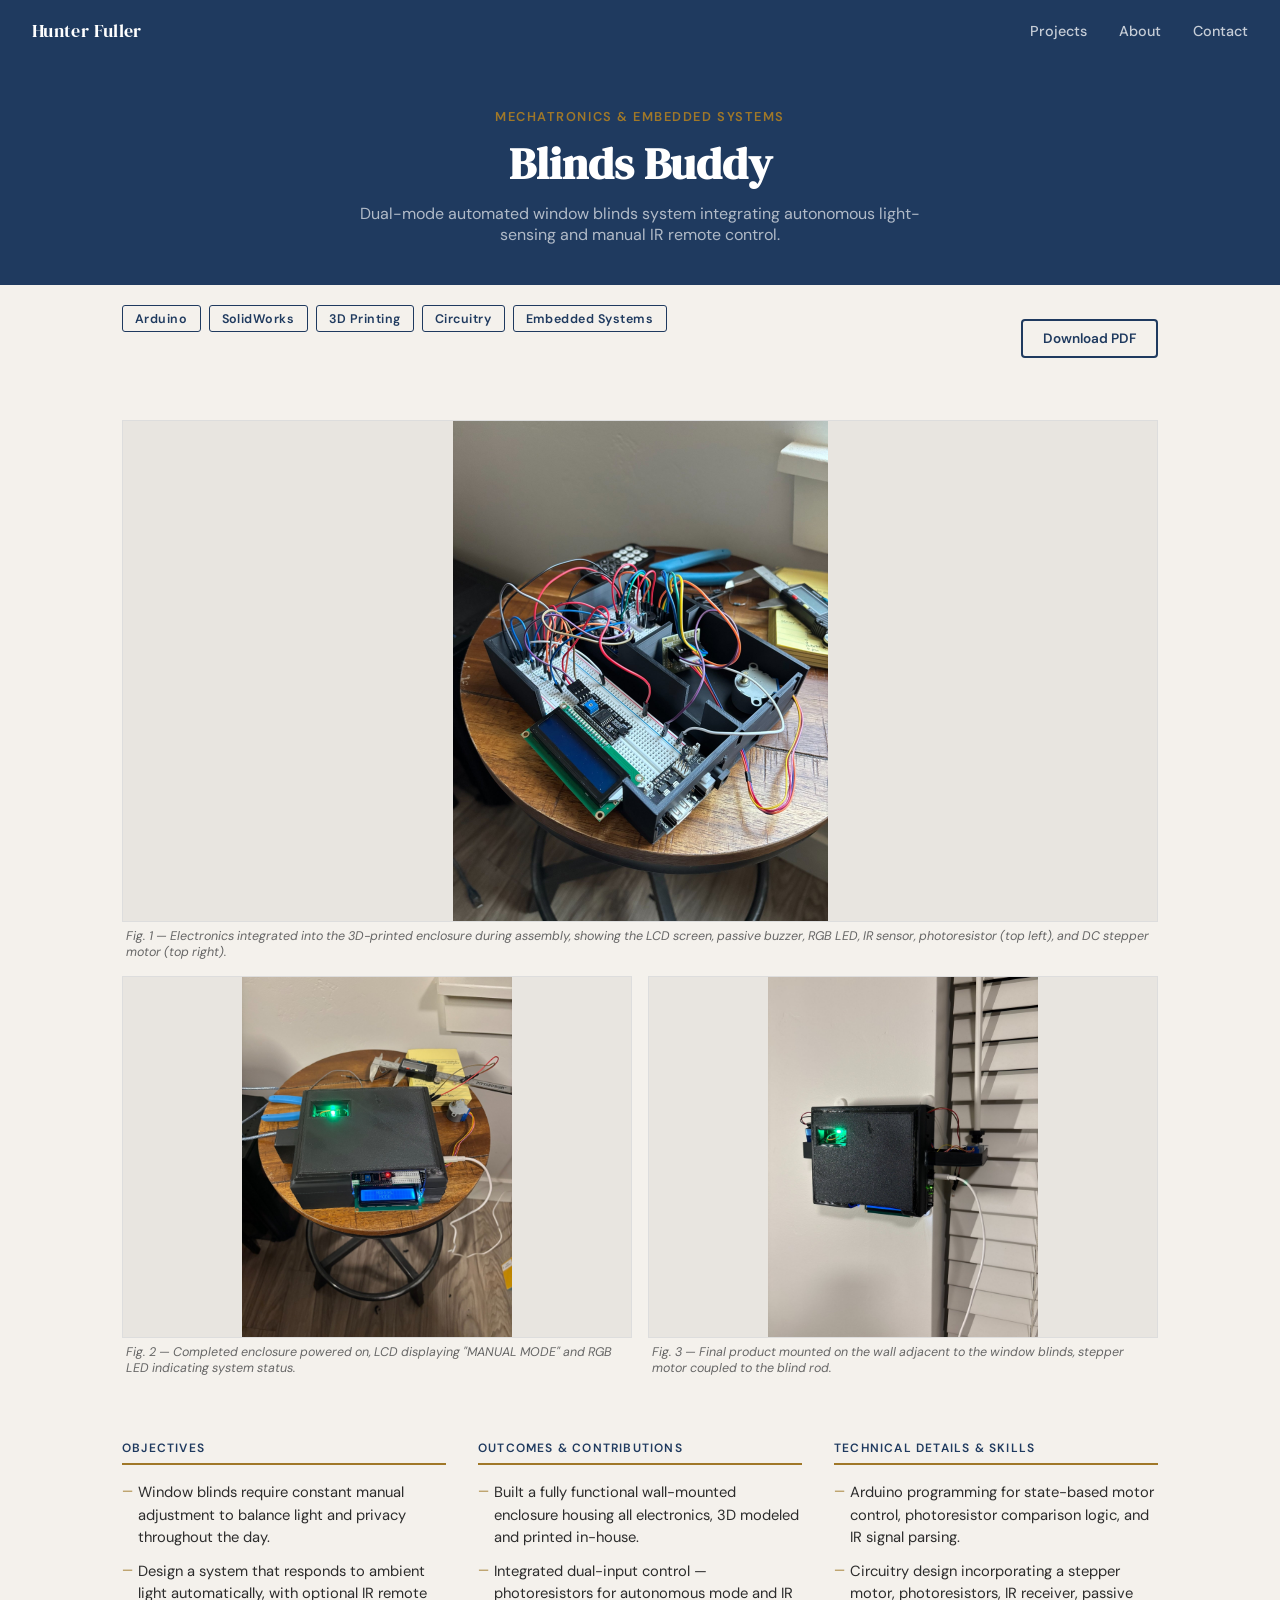
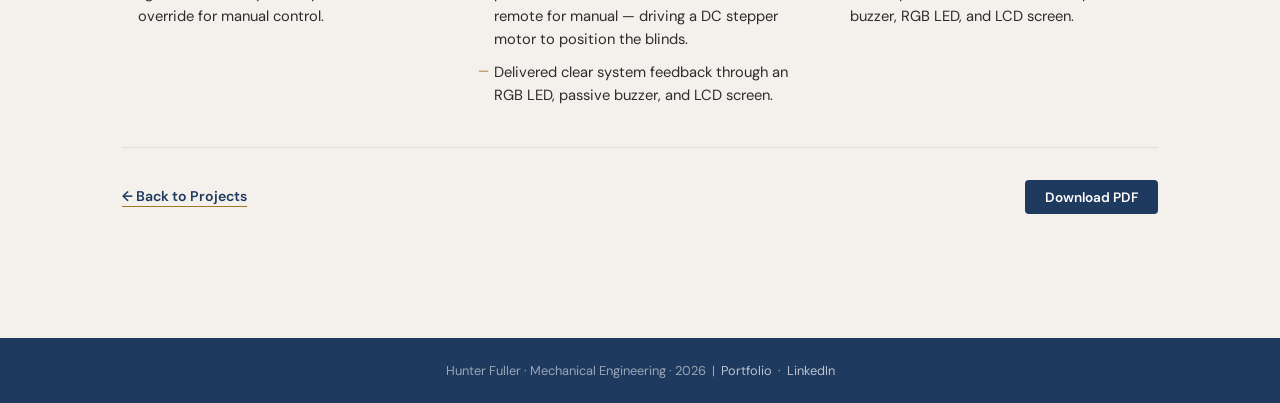
<file: projects/BlindsBuddy.html>
<!DOCTYPE html>
<html lang="en">
<head>
  <meta charset="UTF-8" />
  <meta name="viewport" content="width=device-width, initial-scale=1.0" />
  <title>Blinds Buddy | Hunter Fuller</title>
  <link rel="preconnect" href="https://fonts.googleapis.com" />
  <link rel="preconnect" href="https://fonts.gstatic.com" crossorigin />
  <link href="https://fonts.googleapis.com/css2?family=DM+Serif+Display&family=DM+Sans:wght@300;400;500;600&display=swap" rel="stylesheet" />
  <style>
    :root {
      --navy: #1f3a5f;
      --gold: #a07828;
      --parchment: #f4f1ec;
      --text: #2c2c2c;
      --muted: #666;
      --light-border: #ddd;
    }
    * { box-sizing: border-box; margin: 0; padding: 0; }
    body { font-family: 'DM Sans', sans-serif; background: var(--parchment); color: var(--text); min-height: 100vh; }

    nav { background: var(--navy); padding: 0 2rem; display: flex; align-items: center; justify-content: space-between; height: 60px; position: sticky; top: 0; z-index: 100; }
    nav a.logo { font-family: 'DM Serif Display', serif; color: #fff; text-decoration: none; font-size: 1.15rem; letter-spacing: 0.02em; }
    nav ul { list-style: none; display: flex; gap: 2rem; }
    nav ul a { color: rgba(255,255,255,0.75); text-decoration: none; font-size: 0.9rem; font-weight: 500; transition: color 0.2s; }
    nav ul a:hover { color: #fff; }

    .page-hero { background: var(--navy); padding: 3rem 2rem 2.5rem; text-align: center; }
    .page-hero .category { font-size: 0.8rem; font-weight: 600; letter-spacing: 0.12em; text-transform: uppercase; color: var(--gold); margin-bottom: 0.75rem; }
    .page-hero h1 { font-family: 'DM Serif Display', serif; font-size: clamp(1.9rem, 4vw, 2.8rem); color: #fff; margin-bottom: 0.75rem; line-height: 1.2; }
    .page-hero .subtitle { color: rgba(255,255,255,0.65); font-size: 1rem; max-width: 560px; margin: 0 auto; }

    .hero-meta { max-width: 1100px; margin: 0 auto; padding: 1.25rem 2rem 0; display: flex; align-items: center; justify-content: space-between; flex-wrap: wrap; gap: 1rem; }

    .container { max-width: 1100px; margin: 0 auto; padding: 3rem 2rem 4rem; }

    .visuals { margin-bottom: 48px; }
    .hero-image-wrap { width: 100%; overflow: hidden; border: 1px solid var(--light-border); background: #e8e5e0; margin-bottom: 6px; }
    .hero-image-wrap img { width: 100%; height: 500px; object-fit: contain; image-orientation: from-image; display: block; }
    .fig-caption { font-size: 0.78rem; color: var(--muted); margin-bottom: 16px; padding-left: 4px; font-style: italic; }
    .secondary-images { display: grid; grid-template-columns: 1fr 1fr; gap: 16px; }
    .secondary-images figure { margin: 0; }
    .secondary-images .img-wrap { overflow: hidden; border: 1px solid var(--light-border); background: #e8e5e0; margin-bottom: 6px; }
    .secondary-images img { width: 100%; height: 360px; object-fit: contain; image-orientation: from-image; display: block; transition: filter 0.3s ease; }
    .secondary-images .img-wrap:hover img { filter: brightness(1.05); }

    .info-blocks { display: grid; grid-template-columns: 1fr 1fr 1fr; gap: 2rem; margin-bottom: 2.5rem; }
    .info-block h2 { font-family: 'DM Sans', sans-serif; font-size: 0.75rem; font-weight: 600; letter-spacing: 0.1em; text-transform: uppercase; color: var(--navy); border-bottom: 2px solid var(--gold); padding-bottom: 0.4rem; margin-bottom: 1rem; }
    .info-block ul { list-style: none; padding: 0; display: flex; flex-direction: column; gap: 0.65rem; }
    .info-block ul li { font-size: 0.92rem; color: var(--text); line-height: 1.55; padding-left: 1rem; position: relative; }
    .info-block ul li::before { content: '—'; position: absolute; left: 0; color: var(--gold); font-size: 0.8rem; }

    .tags { display: flex; flex-wrap: wrap; gap: 0.5rem; margin-bottom: 2.5rem; }
    .tag { background: transparent; border: 1.5px solid var(--navy); color: var(--navy); font-size: 0.78rem; font-weight: 600; padding: 0.3rem 0.75rem; border-radius: 3px; letter-spacing: 0.04em; }

    .project-footer-bar { display: flex; align-items: center; justify-content: space-between; flex-wrap: wrap; gap: 16px; padding: 32px 0 60px; border-top: 1px solid var(--light-border); }
    .back-link { display: inline-flex; align-items: center; gap: 0.4rem; color: var(--navy); font-size: 0.88rem; font-weight: 600; text-decoration: none; border-bottom: 1.5px solid var(--gold); padding-bottom: 1px; transition: opacity 0.2s; }
    .back-link:hover { opacity: 0.7; }
    .button { display: inline-block; padding: 0.55rem 1.25rem; background: var(--navy); color: #fff; font-size: 0.85rem; font-weight: 600; text-decoration: none; border-radius: 4px; transition: opacity 0.2s; }
    .button:hover { opacity: 0.85; }
    .button-outline { background: transparent; border: 2px solid var(--navy); color: var(--navy); }

    footer { background: var(--navy); color: rgba(255,255,255,0.55); text-align: center; padding: 1.5rem 2rem; font-size: 0.8rem; }
    footer a { color: rgba(255,255,255,0.7); text-decoration: none; }
    footer a:hover { color: #fff; }

    @media (max-width: 700px) {
      .secondary-images { grid-template-columns: 1fr; }
      .info-blocks { grid-template-columns: 1fr; }
      .hero-image-wrap img { height: 320px; }
      .secondary-images img { height: 260px; }
    }
  </style>
</head>
<body>

  <nav>
    <a class="logo" href="../index.html">Hunter Fuller</a>
    <ul>
      <li><a href="../index.html#projects">Projects</a></li>
      <li><a href="../index.html#about">About</a></li>
      <li><a href="../index.html#contact">Contact</a></li>
    </ul>
  </nav>

  <div class="page-hero">
    <div class="category">Mechatronics &amp; Embedded Systems</div>
    <h1>Blinds Buddy</h1>
    <p class="subtitle">Dual-mode automated window blinds system integrating autonomous light-sensing and manual IR remote control.</p>
  </div>

  <div class="hero-meta">
    <div class="tags">
      <span class="tag">Arduino</span>
      <span class="tag">SolidWorks</span>
      <span class="tag">3D Printing</span>
      <span class="tag">Circuitry</span>
      <span class="tag">Embedded Systems</span>
    </div>
    <a class="button button-outline" href="../pdfs/BlindsBuddy.pdf" target="_blank">Download PDF</a>
  </div>

  <div class="container">

    <section class="visuals">
      <div class="hero-image-wrap">
        <img src="../images/IMG_4825.jpeg" alt="Electronics integrated into the 3D-printed enclosure during assembly">
      </div>
      <p class="fig-caption">Fig. 1 — Electronics integrated into the 3D-printed enclosure during assembly, showing the LCD screen, passive buzzer, RGB LED, IR sensor, photoresistor (top left), and DC stepper motor (top right).</p>
      <div class="secondary-images">
        <figure>
          <div class="img-wrap">
            <img src="../images/IMG_4828.jpeg" alt="Completed enclosure powered on displaying MANUAL MODE">
          </div>
          <p class="fig-caption">Fig. 2 — Completed enclosure powered on, LCD displaying "MANUAL MODE" and RGB LED indicating system status.</p>
        </figure>
        <figure>
          <div class="img-wrap">
            <img src="../images/IMG_4848.jpeg" alt="Final product mounted on the wall adjacent to the window blinds">
          </div>
          <p class="fig-caption">Fig. 3 — Final product mounted on the wall adjacent to the window blinds, stepper motor coupled to the blind rod.</p>
        </figure>
      </div>
    </section>

    <div class="info-blocks">
      <div class="info-block">
        <h2>Objectives</h2>
        <ul>
          <li>Window blinds require constant manual adjustment to balance light and privacy throughout the day.</li>
          <li>Design a system that responds to ambient light automatically, with optional IR remote override for manual control.</li>
        </ul>
      </div>
      <div class="info-block">
        <h2>Outcomes &amp; Contributions</h2>
        <ul>
          <li>Built a fully functional wall-mounted enclosure housing all electronics, 3D modeled and printed in-house.</li>
          <li>Integrated dual-input control — photoresistors for autonomous mode and IR remote for manual — driving a DC stepper motor to position the blinds.</li>
          <li>Delivered clear system feedback through an RGB LED, passive buzzer, and LCD screen.</li>
        </ul>
      </div>
      <div class="info-block">
        <h2>Technical Details &amp; Skills</h2>
        <ul>
          <li>Arduino programming for state-based motor control, photoresistor comparison logic, and IR signal parsing.</li>
          <li>Circuitry design incorporating a stepper motor, photoresistors, IR receiver, passive buzzer, RGB LED, and LCD screen.</li>
        </ul>
      </div>
    </div>

    <div class="project-footer-bar">
      <a class="back-link" href="../index.html">← Back to Projects</a>
      <a class="button" href="../pdfs/BlindsBuddy.pdf" target="_blank">Download PDF</a>
    </div>

  </div>

  <footer>
    Hunter Fuller · Mechanical Engineering · 2026 &nbsp;|&nbsp;
    <a href="https://hunter-m-fuller.github.io/">Portfolio</a> &nbsp;·&nbsp;
    <a href="https://www.linkedin.com/in/hunterfuller/">LinkedIn</a>
  </footer>

</body>
</html>
</file>
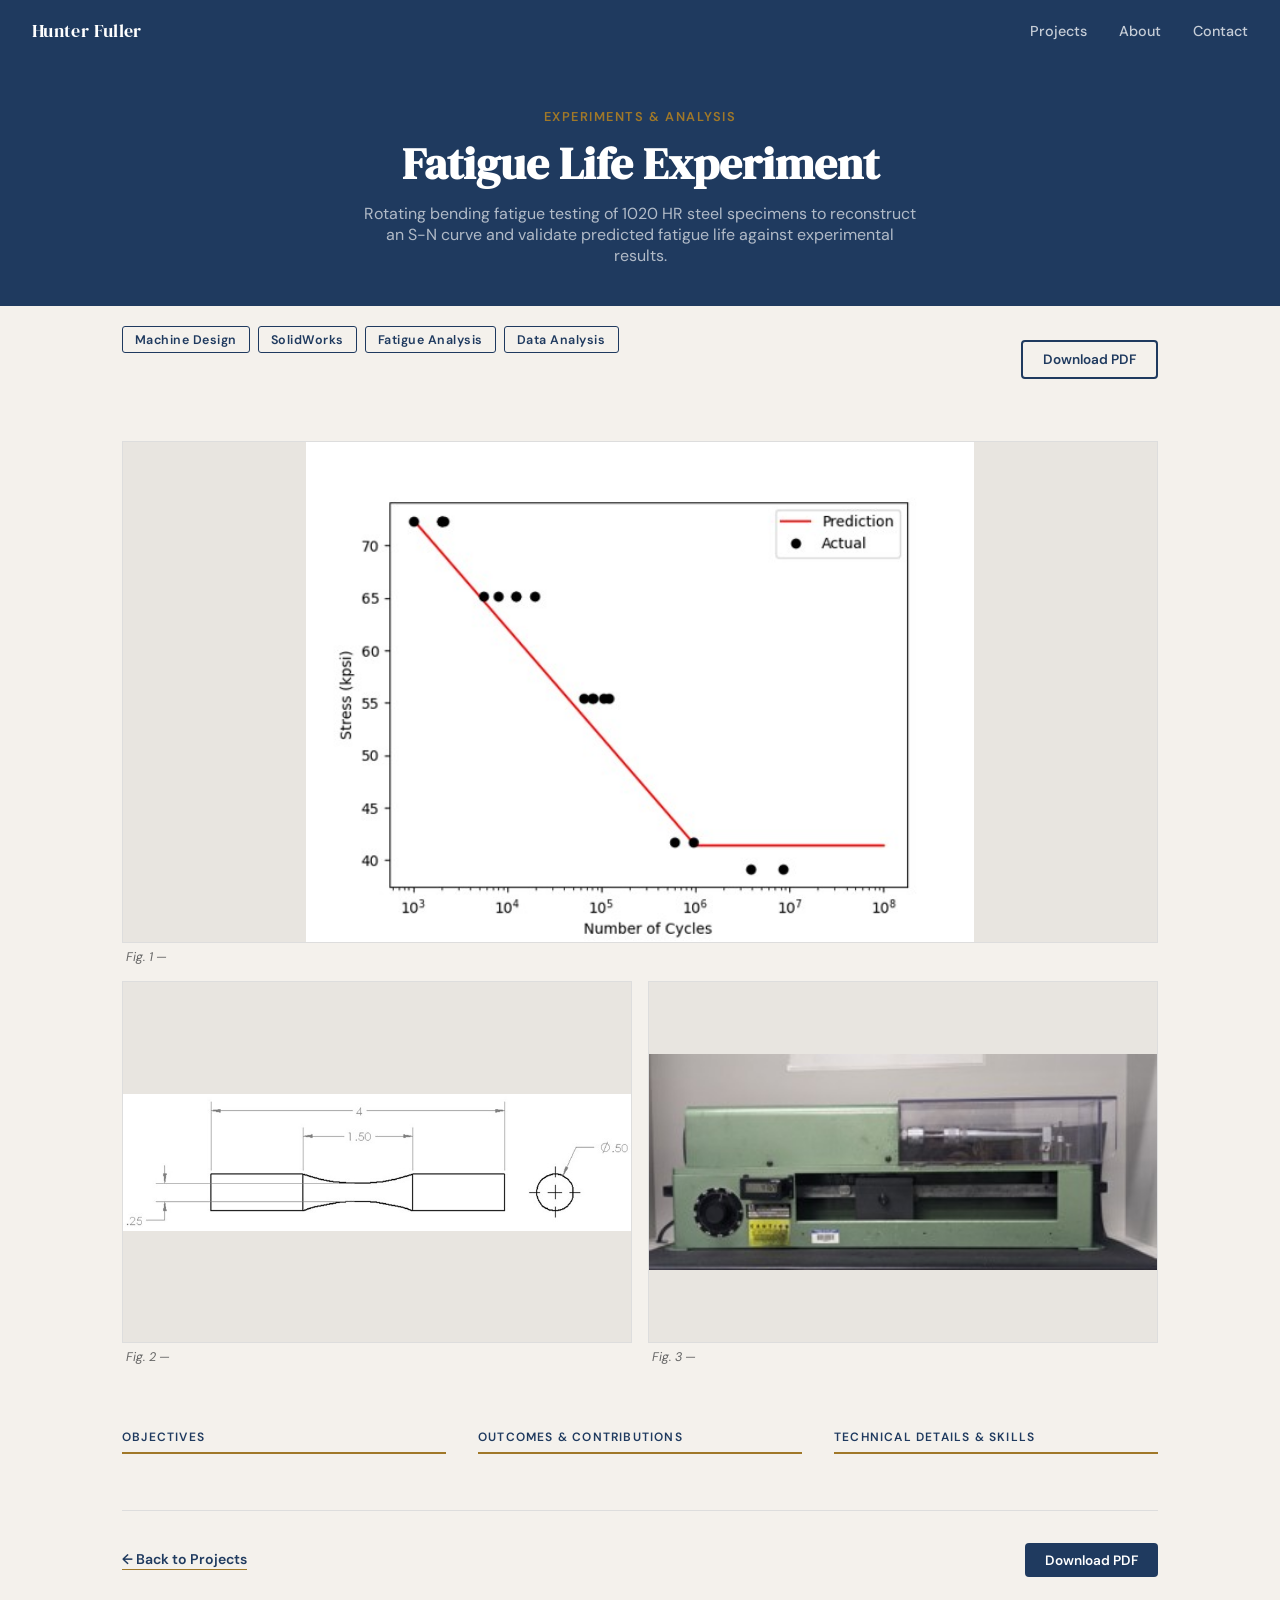
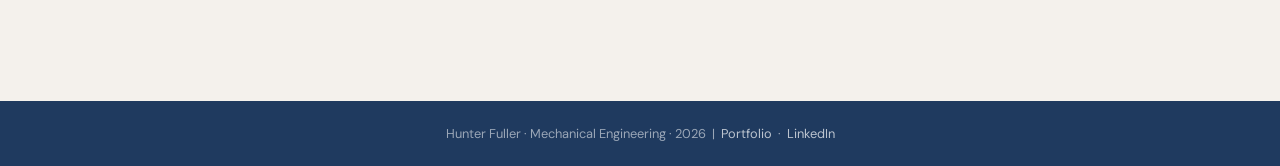
<file: projects/FatigueLab.html>
<!DOCTYPE html>
<html lang="en">
<head>
  <meta charset="UTF-8" />
  <meta name="viewport" content="width=device-width, initial-scale=1.0" />
  <title>Fatigue Life Experiment | Hunter Fuller</title>
  <link rel="preconnect" href="https://fonts.googleapis.com" />
  <link rel="preconnect" href="https://fonts.gstatic.com" crossorigin />
  <link href="https://fonts.googleapis.com/css2?family=DM+Serif+Display&family=DM+Sans:wght@300;400;500;600&display=swap" rel="stylesheet" />
  <style>
    :root {
      --navy: #1f3a5f;
      --gold: #a07828;
      --parchment: #f4f1ec;
      --text: #2c2c2c;
      --muted: #666;
      --light-border: #ddd;
    }
    * { box-sizing: border-box; margin: 0; padding: 0; }
    body { font-family: 'DM Sans', sans-serif; background: var(--parchment); color: var(--text); min-height: 100vh; }

    nav { background: var(--navy); padding: 0 2rem; display: flex; align-items: center; justify-content: space-between; height: 60px; position: sticky; top: 0; z-index: 100; }
    nav a.logo { font-family: 'DM Serif Display', serif; color: #fff; text-decoration: none; font-size: 1.15rem; letter-spacing: 0.02em; }
    nav ul { list-style: none; display: flex; gap: 2rem; }
    nav ul a { color: rgba(255,255,255,0.75); text-decoration: none; font-size: 0.9rem; font-weight: 500; transition: color 0.2s; }
    nav ul a:hover { color: #fff; }

    .page-hero { background: var(--navy); padding: 3rem 2rem 2.5rem; text-align: center; }
    .page-hero .category { font-size: 0.8rem; font-weight: 600; letter-spacing: 0.12em; text-transform: uppercase; color: var(--gold); margin-bottom: 0.75rem; }
    .page-hero h1 { font-family: 'DM Serif Display', serif; font-size: clamp(1.9rem, 4vw, 2.8rem); color: #fff; margin-bottom: 0.75rem; line-height: 1.2; }
    .page-hero .subtitle { color: rgba(255,255,255,0.65); font-size: 1rem; max-width: 560px; margin: 0 auto; }

    .hero-meta { max-width: 1100px; margin: 0 auto; padding: 1.25rem 2rem 0; display: flex; align-items: center; justify-content: space-between; flex-wrap: wrap; gap: 1rem; }

    .container { max-width: 1100px; margin: 0 auto; padding: 3rem 2rem 4rem; }

    .visuals { margin-bottom: 48px; }
    .hero-image-wrap { width: 100%; overflow: hidden; border: 1px solid var(--light-border); background: #e8e5e0; margin-bottom: 6px; }
    .hero-image-wrap img { width: 100%; height: 500px; object-fit: contain; image-orientation: from-image; display: block; }
    .fig-caption { font-size: 0.78rem; color: var(--muted); margin-bottom: 16px; padding-left: 4px; font-style: italic; }
    .secondary-images { display: grid; grid-template-columns: 1fr 1fr; gap: 16px; }
    .secondary-images figure { margin: 0; }
    .secondary-images .img-wrap { overflow: hidden; border: 1px solid var(--light-border); background: #e8e5e0; margin-bottom: 6px; }
    .secondary-images img { width: 100%; height: 360px; object-fit: contain; image-orientation: from-image; display: block; transition: filter 0.3s ease; }
    .secondary-images .img-wrap:hover img { filter: brightness(1.05); }

    .info-blocks { display: grid; grid-template-columns: 1fr 1fr 1fr; gap: 2rem; margin-bottom: 2.5rem; }
    .info-block h2 { font-family: 'DM Sans', sans-serif; font-size: 0.75rem; font-weight: 600; letter-spacing: 0.1em; text-transform: uppercase; color: var(--navy); border-bottom: 2px solid var(--gold); padding-bottom: 0.4rem; margin-bottom: 1rem; }
    .info-block ul { list-style: none; padding: 0; display: flex; flex-direction: column; gap: 0.65rem; }
    .info-block ul li { font-size: 0.92rem; color: var(--text); line-height: 1.55; padding-left: 1rem; position: relative; }
    .info-block ul li::before { content: '—'; position: absolute; left: 0; color: var(--gold); font-size: 0.8rem; }

    .tags { display: flex; flex-wrap: wrap; gap: 0.5rem; margin-bottom: 2.5rem; }
    .tag { background: transparent; border: 1.5px solid var(--navy); color: var(--navy); font-size: 0.78rem; font-weight: 600; padding: 0.3rem 0.75rem; border-radius: 3px; letter-spacing: 0.04em; }

    .project-footer-bar { display: flex; align-items: center; justify-content: space-between; flex-wrap: wrap; gap: 16px; padding: 32px 0 60px; border-top: 1px solid var(--light-border); }
    .back-link { display: inline-flex; align-items: center; gap: 0.4rem; color: var(--navy); font-size: 0.88rem; font-weight: 600; text-decoration: none; border-bottom: 1.5px solid var(--gold); padding-bottom: 1px; transition: opacity 0.2s; }
    .back-link:hover { opacity: 0.7; }
    .button { display: inline-block; padding: 0.55rem 1.25rem; background: var(--navy); color: #fff; font-size: 0.85rem; font-weight: 600; text-decoration: none; border-radius: 4px; transition: opacity 0.2s; }
    .button:hover { opacity: 0.85; }
    .button-outline { background: transparent; border: 2px solid var(--navy); color: var(--navy); }

    footer { background: var(--navy); color: rgba(255,255,255,0.55); text-align: center; padding: 1.5rem 2rem; font-size: 0.8rem; }
    footer a { color: rgba(255,255,255,0.7); text-decoration: none; }
    footer a:hover { color: #fff; }

    @media (max-width: 700px) {
      .secondary-images { grid-template-columns: 1fr; }
      .info-blocks { grid-template-columns: 1fr; }
      .hero-image-wrap img { height: 320px; }
      .secondary-images img { height: 260px; }
    }
  </style>
</head>
<body>

  <nav>
    <a class="logo" href="../index.html">Hunter Fuller</a>
    <ul>
      <li><a href="../index.html#projects">Projects</a></li>
      <li><a href="../index.html#about">About</a></li>
      <li><a href="../index.html#contact">Contact</a></li>
    </ul>
  </nav>

  <div class="page-hero">
    <div class="category">Experiments &amp; Analysis</div>
    <h1>Fatigue Life Experiment</h1>
    <p class="subtitle">Rotating bending fatigue testing of 1020 HR steel specimens to reconstruct an S-N curve and validate predicted fatigue life against experimental results.</p>
  </div>

  <div class="hero-meta">
    <div class="tags">
      <span class="tag">Machine Design</span>
      <span class="tag">SolidWorks</span>
      <span class="tag">Fatigue Analysis</span>
      <span class="tag">Data Analysis</span>
    </div>
    <a class="button button-outline" href="../pdfs/FatigueLab.pdf" target="_blank">Download PDF</a>
  </div>

  <div class="container">

    <section class="visuals">

      <!-- HERO IMAGE: S-N curve — stress amplitude vs. number of cycles,
           red prediction line vs. black actual data points -->
      <div class="hero-image-wrap">
        <img src="../images/Fatigue_Lab_3_Moment.jpg" alt="S-N curve showing predicted fatigue life vs. experimental results">
      </div>
      <!-- Fig. 1 caption suggestions:
           - Describe what the axes show (stress in kpsi vs. number of cycles, log scale)
           - Note the red prediction line vs. actual data points
           - Mention where predictions and actuals diverge (e.g. near the endurance limit)
           Example: "Fig. 1 — S-N curve for 1020 HR steel: red line shows Shigley's predicted
           fatigue life; black points show experimental results. Actual specimens consistently
           outlasted predictions, particularly near the endurance limit." -->
      <p class="fig-caption">Fig. 1 — <!-- YOUR CAPTION HERE --></p>

      <div class="secondary-images">

        <figure>
          <!-- SECONDARY LEFT: Engineering drawing of the dogbone specimen -->
          <div class="img-wrap">
            <img src="../images/Fatigue_Lab_3_Drawing.jpg" alt="Engineering drawing of the dogbone fatigue specimen">
          </div>
          <!-- Fig. 2 caption suggestions:
               - State it's the specimen drawing used for SolidWorks modeling and fabrication
               - Call out key dimensions: 4 in. total, 1.50 in. gauge section,
                 Ø0.50 in. grip diameter, Ø0.25 in. neck diameter
               Example: "Fig. 2 — Dogbone specimen drawing: 4 in. total length,
               1.50 in. gauge section, Ø0.50 in. grip / Ø0.25 in. reduced neck." -->
          <p class="fig-caption">Fig. 2 — <!-- YOUR CAPTION HERE --></p>
        </figure>

        <figure>
          <!-- SECONDARY RIGHT: Photo of the rotating bending fatigue machine -->
          <div class="img-wrap">
            <img src="../images/FatigueLabMachine.jpg" alt="Rotating bending fatigue testing machine">
          </div>
          <!-- Fig. 3 caption suggestions:
               - Identify the machine type (rotating bending fatigue machine)
               - Mention what it does (applies fully reversed cyclic bending stress)
               - Note the cycle counter on the front panel
               Example: "Fig. 3 — Rotating bending fatigue machine used for testing.
               The specimen is loaded in bending and rotated, applying fully reversed
               cyclic stress. The front counter records cycles to failure." -->
          <p class="fig-caption">Fig. 3 — <!-- YOUR CAPTION HERE --></p>
        </figure>

      </div>
    </section>

    <div class="info-blocks">

      <div class="info-block">
        <h2>Objectives</h2>
        <ul>
          <!-- Suggest: State the goal — predicting fatigue life across a stress range.
               e.g. "Predict the fatigue life of 1020 HR steel specimens across stress
               amplitudes corresponding to 1,000 to 1,000,000 cycles." -->
          <!-- <li>YOUR BULLET HERE</li> -->

          <!-- Suggest: State what you were validating against.
               e.g. "Reconstruct an experimental S-N curve using rotating bending fatigue
               tests and compare against analytical predictions from Shigley's." -->
          <!-- <li>YOUR BULLET HERE</li> -->
        </ul>
      </div>

      <div class="info-block">
        <h2>Outcomes &amp; Contributions</h2>
        <ul>
          <!-- Suggest: How did results compare to predictions?
               e.g. "Experimental data tracked the S-N curve shape, with analytical
               predictions consistently underestimating actual cycles to failure." -->
          <!-- <li>YOUR BULLET HERE</li> -->

          <!-- Suggest: Key finding about endurance limit.
               e.g. "Identified an infinite life threshold near 5 million cycles —
               higher than the standard 1 million cycle assumption." -->
          <!-- <li>YOUR BULLET HERE</li> -->

          <!-- Suggest: SolidWorks FEA contribution if applicable.
               e.g. "Modeled specimen in SolidWorks and ran fatigue FEA to validate
               stress concentrations at the reduced-diameter neck." -->
          <!-- <li>YOUR BULLET HERE</li> -->
        </ul>
      </div>

      <div class="info-block">
        <h2>Technical Details &amp; Skills</h2>
        <ul>
          <!-- Suggest: Specimen modeling details.
               e.g. "Dogbone specimens (Ø0.50 in. grip, Ø0.25 in. neck, 4 in. total)
               modeled in SolidWorks to determine maximum tensile force before failure." -->
          <!-- <li>YOUR BULLET HERE</li> -->

          <!-- Suggest: Testing method.
               e.g. "Specimens tested at varied weight loads on a rotating bending fatigue
               machine to produce different stress amplitudes under fully reversed loading." -->
          <!-- <li>YOUR BULLET HERE</li> -->

          <!-- Suggest: Analytical method.
               e.g. "Stress amplitude derived from applied moment, flexural stress equations,
               and Marin correction factors from Shigley's." -->
          <!-- <li>YOUR BULLET HERE</li> -->

          <!-- Suggest: How data was analyzed/plotted.
               e.g. "Results plotted on a log-log S-N diagram and compared against
               Shigley's Figure 6-17(c) reference curve for 1020 HR steel." -->
          <!-- <li>YOUR BULLET HERE</li> -->
        </ul>
      </div>

    </div>

    <div class="project-footer-bar">
      <a class="back-link" href="../index.html">← Back to Projects</a>
      <a class="button" href="../pdfs/FatigueLab.pdf" target="_blank">Download PDF</a>
    </div>

  </div>

  <footer>
    Hunter Fuller · Mechanical Engineering · 2026 &nbsp;|&nbsp;
    <a href="https://hunter-m-fuller.github.io/">Portfolio</a> &nbsp;·&nbsp;
    <a href="https://www.linkedin.com/in/hunterfuller/">LinkedIn</a>
  </footer>

</body>
</html>
</file>
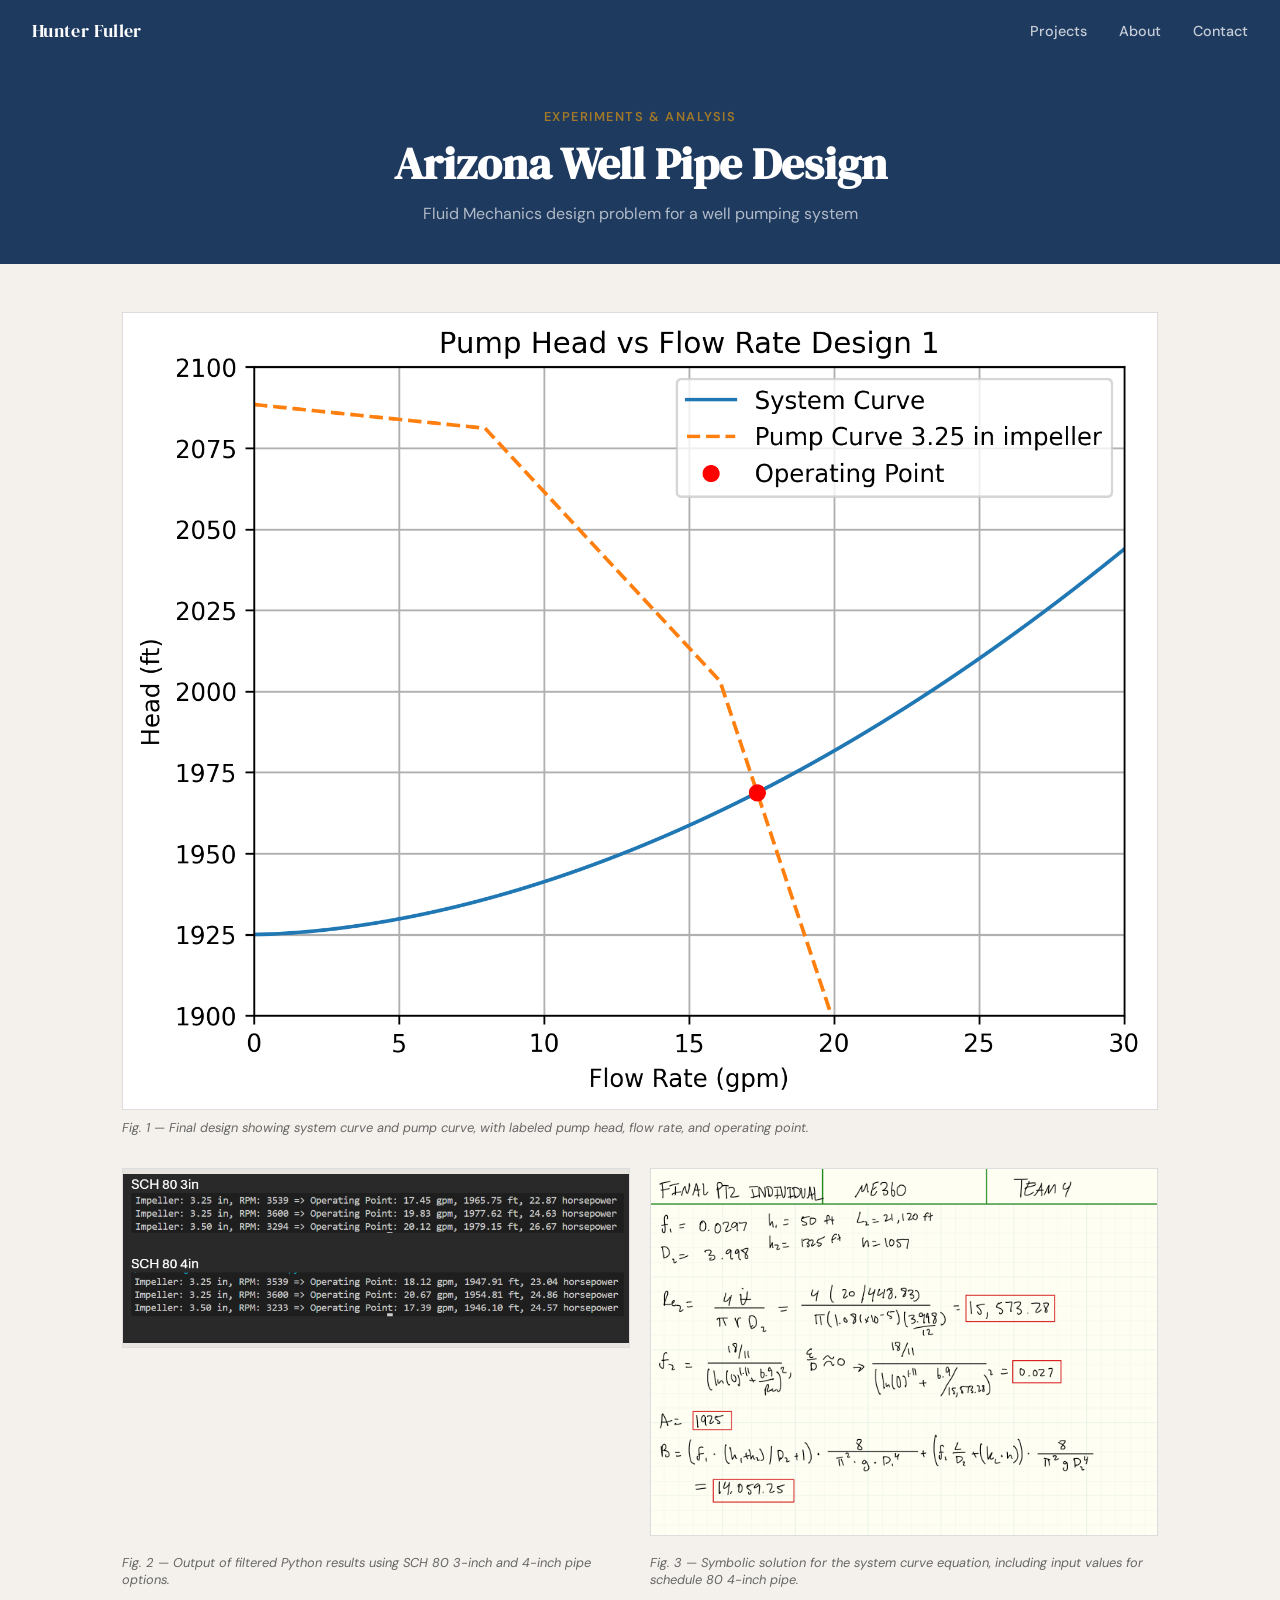
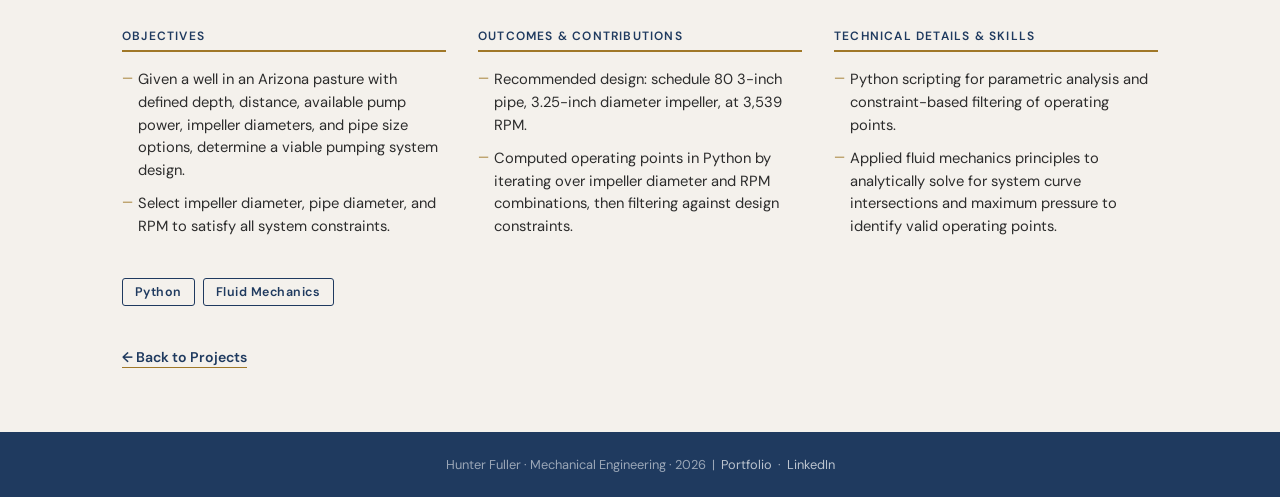
<file: projects/FluidsFinalLab.html>
<!DOCTYPE html>
<html lang="en">
<head>
  <meta charset="UTF-8" />
  <meta name="viewport" content="width=device-width, initial-scale=1.0" />
  <title>Arizona Well Pipe Design | Hunter Fuller</title>
  <link rel="preconnect" href="https://fonts.googleapis.com" />
  <link rel="preconnect" href="https://fonts.gstatic.com" crossorigin />
  <link href="https://fonts.googleapis.com/css2?family=DM+Serif+Display&family=DM+Sans:wght@400;500;600&display=swap" rel="stylesheet" />
  <style>
    :root {
      --navy: #1f3a5f;
      --gold: #a07828;
      --parchment: #f4f1ec;
      --text: #2c2c2c;
      --muted: #666;
      --light-border: #ddd;
    }

    * { box-sizing: border-box; margin: 0; padding: 0; }

    body {
      font-family: 'DM Sans', sans-serif;
      background: var(--parchment);
      color: var(--text);
      min-height: 100vh;
    }

    /* ── NAV ── */
    nav {
      background: var(--navy);
      padding: 0 2rem;
      display: flex;
      align-items: center;
      justify-content: space-between;
      height: 60px;
      position: sticky;
      top: 0;
      z-index: 100;
    }
    nav a.logo {
      font-family: 'DM Serif Display', serif;
      color: #fff;
      text-decoration: none;
      font-size: 1.15rem;
      letter-spacing: 0.02em;
    }
    nav ul {
      list-style: none;
      display: flex;
      gap: 2rem;
    }
    nav ul a {
      color: rgba(255,255,255,0.75);
      text-decoration: none;
      font-size: 0.9rem;
      font-weight: 500;
      transition: color 0.2s;
    }
    nav ul a:hover { color: #fff; }

    /* ── HERO BANNER ── */
    .page-hero {
      background: var(--navy);
      padding: 3rem 2rem 2.5rem;
      text-align: center;
    }
    .page-hero .category {
      font-size: 0.8rem;
      font-weight: 600;
      letter-spacing: 0.12em;
      text-transform: uppercase;
      color: var(--gold);
      margin-bottom: 0.75rem;
    }
    .page-hero h1 {
      font-family: 'DM Serif Display', serif;
      font-size: clamp(1.9rem, 4vw, 2.8rem);
      color: #fff;
      margin-bottom: 0.75rem;
      line-height: 1.2;
    }
    .page-hero .subtitle {
      color: rgba(255,255,255,0.65);
      font-size: 1rem;
      max-width: 560px;
      margin: 0 auto;
    }

    /* ── MAIN LAYOUT ── */
    .container {
      max-width: 1100px;
      margin: 0 auto;
      padding: 3rem 2rem 4rem;
    }

    /* ── HERO IMAGE ── */
    .hero-image-wrap {
      width: 100%;
      margin-bottom: 0.6rem;
      background: #e8e5e0;
      border: 1px solid var(--light-border);
      display: flex;
      align-items: center;
      justify-content: center;
      min-height: 320px;
    }
    .hero-image-wrap img {
      width: 100%;
      height: auto;
      display: block;
    }
    .fig-caption {
      font-size: 0.8rem;
      color: var(--muted);
      margin-bottom: 2rem;
      font-style: italic;
    }

    /* ── SECONDARY IMAGES ── */
    .secondary-images {
      display: grid;
      grid-template-columns: 1fr 1fr;
      gap: 1.25rem;
      margin-bottom: 0.6rem;
    }
    .secondary-images figure { margin: 0; }
    .secondary-images .img-wrap {
      background: #e8e5e0;
      border: 1px solid var(--light-border);
      display: flex;
      align-items: center;
      justify-content: center;
      min-height: 180px;
      margin-bottom: 0.5rem;
    }
    .secondary-images img {
      width: 100%;
      height: auto;
      display: block;
    }
    .secondary-captions {
      display: grid;
      grid-template-columns: 1fr 1fr;
      gap: 1.25rem;
      margin-bottom: 2.5rem;
    }
    .secondary-captions p {
      font-size: 0.8rem;
      color: var(--muted);
      font-style: italic;
    }

    /* ── INFO BLOCKS ── */
    .info-blocks {
      display: grid;
      grid-template-columns: 1fr 1fr 1fr;
      gap: 2rem;
      margin-bottom: 2.5rem;
    }

    .info-block h2 {
      font-family: 'DM Sans', sans-serif;
      font-size: 0.75rem;
      font-weight: 600;
      letter-spacing: 0.1em;
      text-transform: uppercase;
      color: var(--navy);
      border-bottom: 2px solid var(--gold);
      padding-bottom: 0.4rem;
      margin-bottom: 1rem;
    }

    .info-block ul {
      list-style: none;
      padding: 0;
      display: flex;
      flex-direction: column;
      gap: 0.65rem;
    }
    .info-block ul li {
      font-size: 0.92rem;
      color: var(--text);
      line-height: 1.55;
      padding-left: 1rem;
      position: relative;
    }
    .info-block ul li::before {
      content: '—';
      position: absolute;
      left: 0;
      color: var(--gold);
      font-size: 0.8rem;
    }

    /* ── TAGS ── */
    .tags {
      display: flex;
      flex-wrap: wrap;
      gap: 0.5rem;
      margin-bottom: 2.5rem;
    }
    .tag {
      background: transparent;
      border: 1.5px solid var(--navy);
      color: var(--navy);
      font-size: 0.78rem;
      font-weight: 600;
      padding: 0.3rem 0.75rem;
      border-radius: 3px;
      letter-spacing: 0.04em;
    }

    /* ── BACK LINK ── */
    .back-link {
      display: inline-flex;
      align-items: center;
      gap: 0.4rem;
      color: var(--navy);
      font-size: 0.88rem;
      font-weight: 600;
      text-decoration: none;
      border-bottom: 1.5px solid var(--gold);
      padding-bottom: 1px;
      transition: opacity 0.2s;
    }
    .back-link:hover { opacity: 0.7; }

    /* ── FOOTER ── */
    footer {
      background: var(--navy);
      color: rgba(255,255,255,0.55);
      text-align: center;
      padding: 1.5rem 2rem;
      font-size: 0.8rem;
    }
    footer a { color: rgba(255,255,255,0.7); text-decoration: none; }
    footer a:hover { color: #fff; }

    @media (max-width: 700px) {
      .info-blocks { grid-template-columns: 1fr; }
      .secondary-images, .secondary-captions { grid-template-columns: 1fr; }
    }
  </style>
</head>
<body>

  <!-- NAV -->
  <nav>
    <a class="logo" href="../index.html">Hunter Fuller</a>
    <ul>
      <li><a href="../index.html#projects">Projects</a></li>
      <li><a href="../index.html#about">About</a></li>
      <li><a href="../index.html#contact">Contact</a></li>
    </ul>
  </nav>

  <!-- HERO BANNER -->
  <div class="page-hero">
    <div class="category">Experiments &amp; Analysis</div>
    <h1>Arizona Well Pipe Design</h1>
    <p class="subtitle">Fluid Mechanics design problem for a well pumping system</p>
  </div>

  <!-- MAIN CONTENT -->
  <div class="container">

    <!-- HERO IMAGE -->
    <div class="hero-image-wrap">
      <img src="../images/Design1OperatingPoint.png" alt="Final design operating point — system curve and pump curve intersection" />
    </div>
    <p class="fig-caption">Fig. 1 — Final design showing system curve and pump curve, with labeled pump head, flow rate, and operating point.</p>

    <!-- SECONDARY IMAGES -->
    <div class="secondary-images">
      <figure>
        <div class="img-wrap">
          <img src="../images/PythonResultsFinalProject.png" alt="Filtered Python results table for SCH 80 pipe options" />
        </div>
      </figure>
      <figure>
        <div class="img-wrap">
          <img src="../images/SymbolicPart2.jpeg" alt="Symbolic solution for the system curve equation" />
        </div>
      </figure>
    </div>
    <div class="secondary-captions">
      <p>Fig. 2 — Output of filtered Python results using SCH 80 3-inch and 4-inch pipe options.</p>
      <p>Fig. 3 — Symbolic solution for the system curve equation, including input values for schedule 80 4-inch pipe.</p>
    </div>

    <!-- INFO BLOCKS -->
    <div class="info-blocks">

      <div class="info-block">
        <h2>Objectives</h2>
        <ul>
          <li>Given a well in an Arizona pasture with defined depth, distance, available pump power, impeller diameters, and pipe size options, determine a viable pumping system design.</li>
          <li>Select impeller diameter, pipe diameter, and RPM to satisfy all system constraints.</li>
        </ul>
      </div>

      <div class="info-block">
        <h2>Outcomes &amp; Contributions</h2>
        <ul>
          <li>Recommended design: schedule 80 3-inch pipe, 3.25-inch diameter impeller, at 3,539 RPM.</li>
          <li>Computed operating points in Python by iterating over impeller diameter and RPM combinations, then filtering against design constraints.</li>
        </ul>
      </div>

      <div class="info-block">
        <h2>Technical Details &amp; Skills</h2>
        <ul>
          <li>Python scripting for parametric analysis and constraint-based filtering of operating points.</li>
          <li>Applied fluid mechanics principles to analytically solve for system curve intersections and maximum pressure to identify valid operating points.</li>
        </ul>
      </div>

    </div>

    <!-- TAGS -->
    <div class="tags">
      <span class="tag">Python</span>
      <span class="tag">Fluid Mechanics</span>
    </div>

    <!-- BACK -->
    <a class="back-link" href="../index.html#projects">← Back to Projects</a>

  </div>

  <!-- FOOTER -->
  <footer>
    Hunter Fuller · Mechanical Engineering · 2026 &nbsp;|&nbsp;
    <a href="https://hunter-m-fuller.github.io/">Portfolio</a> &nbsp;·&nbsp;
    <a href="https://www.linkedin.com/in/hunterfuller/">LinkedIn</a>
  </footer>

</body>
</html>
</file>
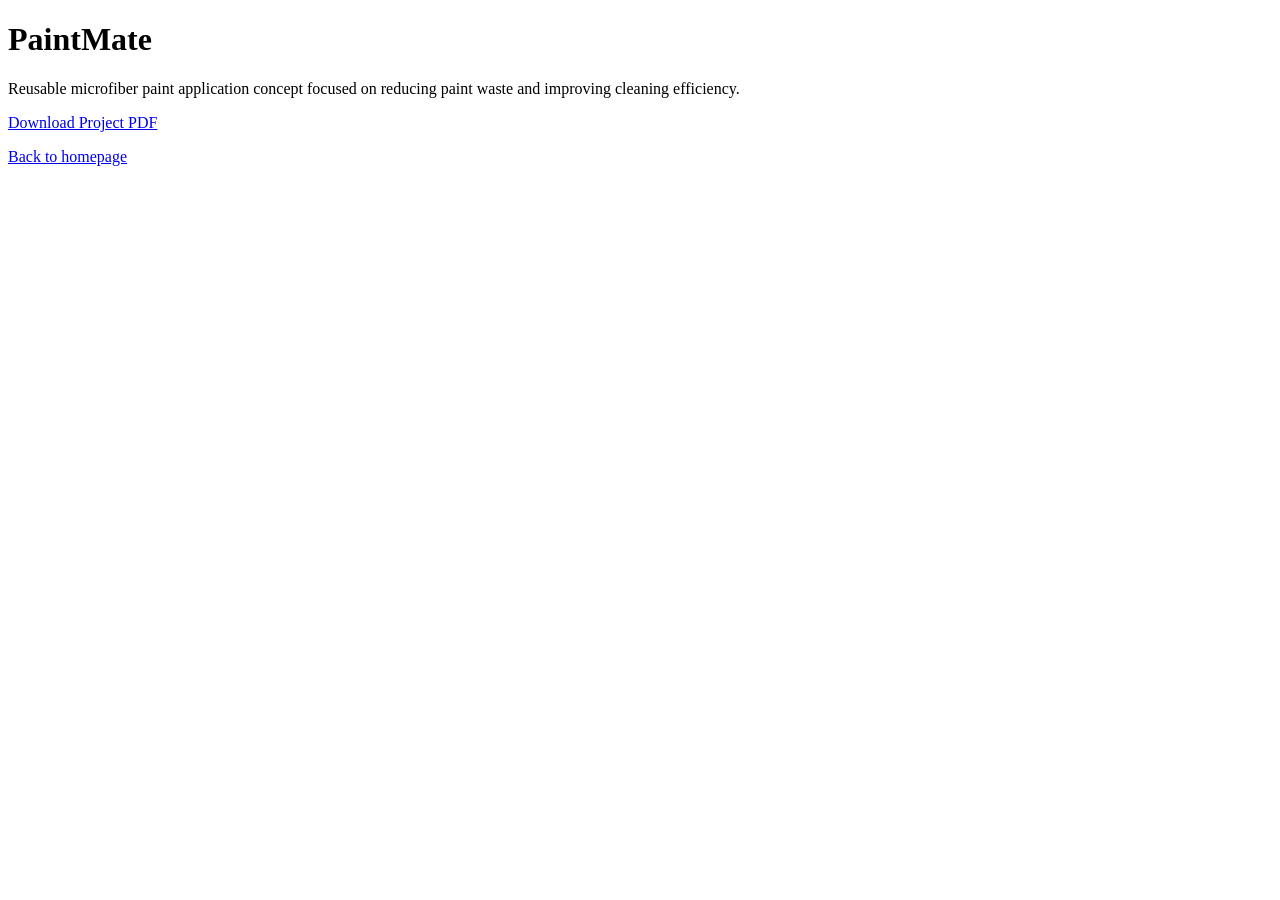
<file: projects/paintmate.html>
<!DOCTYPE html>
<html>
<head>
<title>PaintMate Paintbrush Adapter</title>
</head>

<body>

<h1>PaintMate</h1>

<p>
Reusable microfiber paint application concept focused on reducing
paint waste and improving cleaning efficiency.
</p>

<p>
<a href="../pdfs/paintmate.pdf">Download Project PDF</a>
</p>

<p>
<a href="../index.html">Back to homepage</a>
</p>

</body>
</html>
</file>
